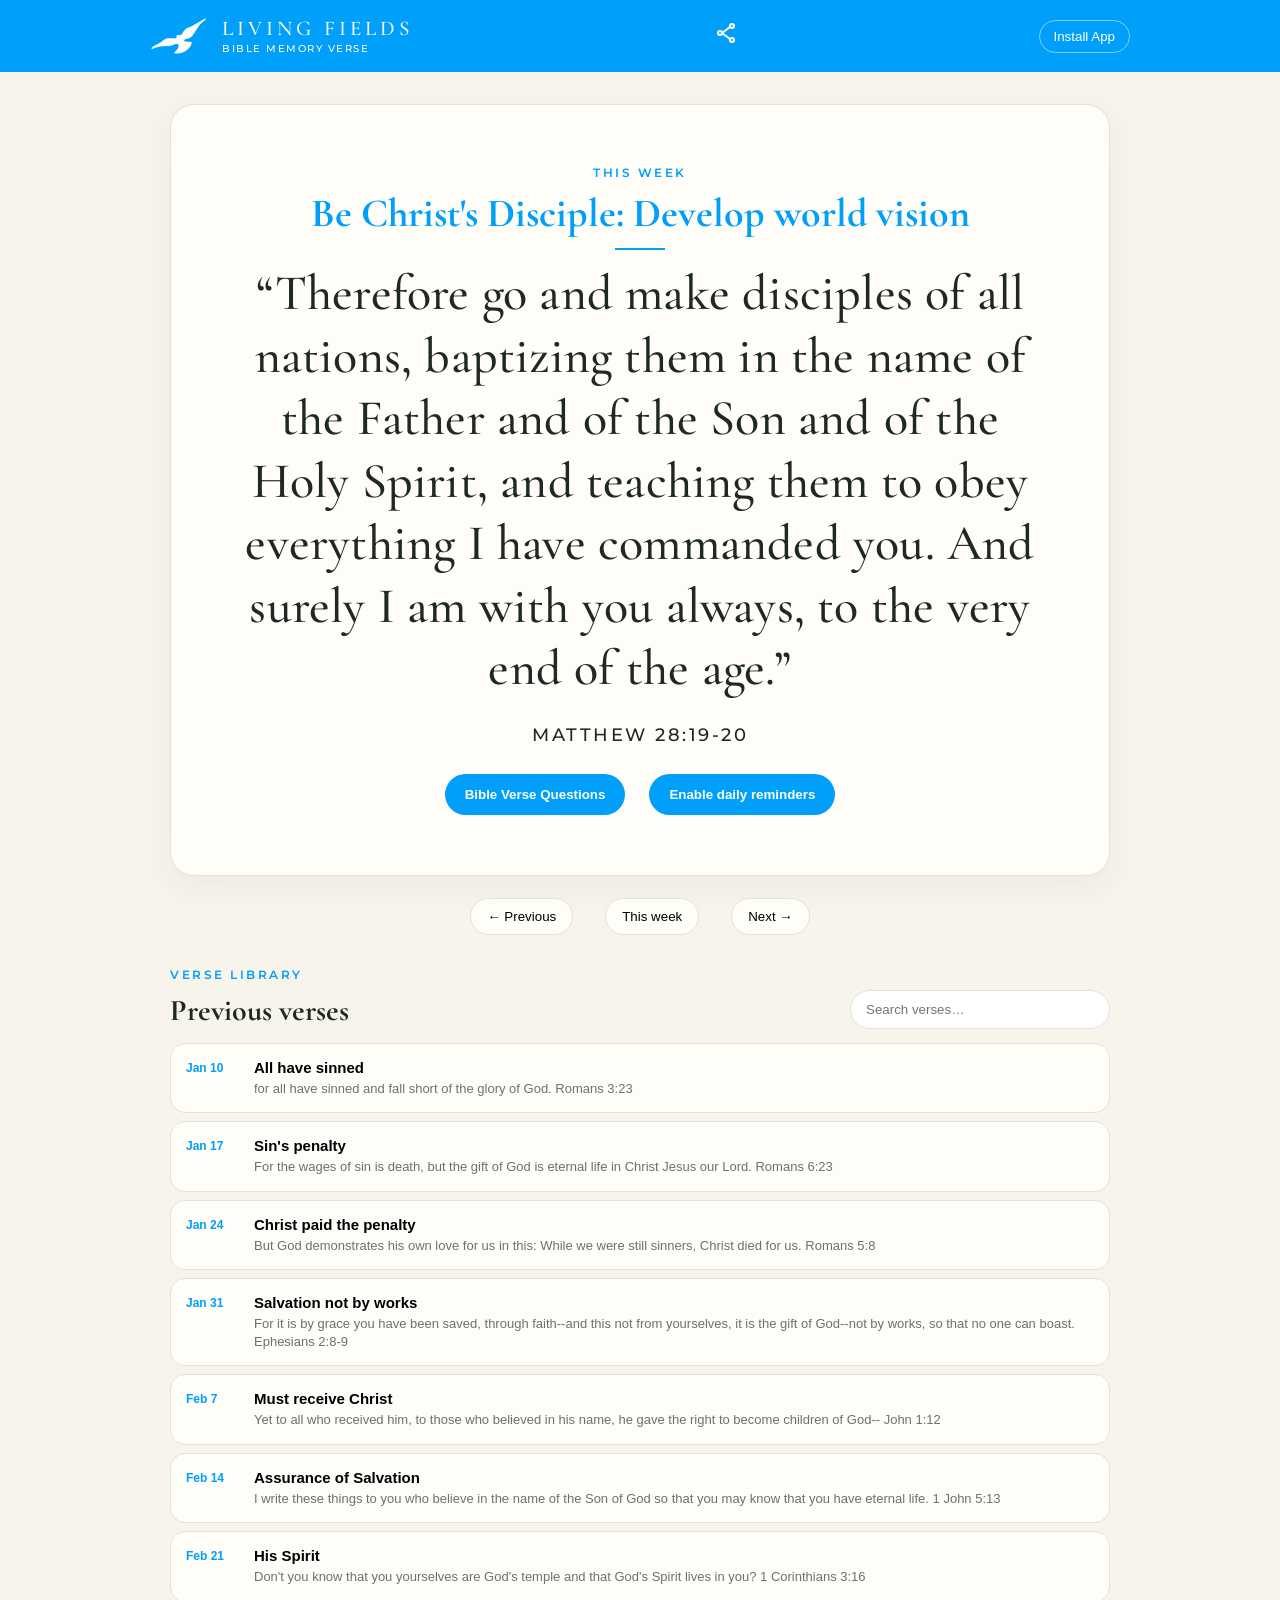
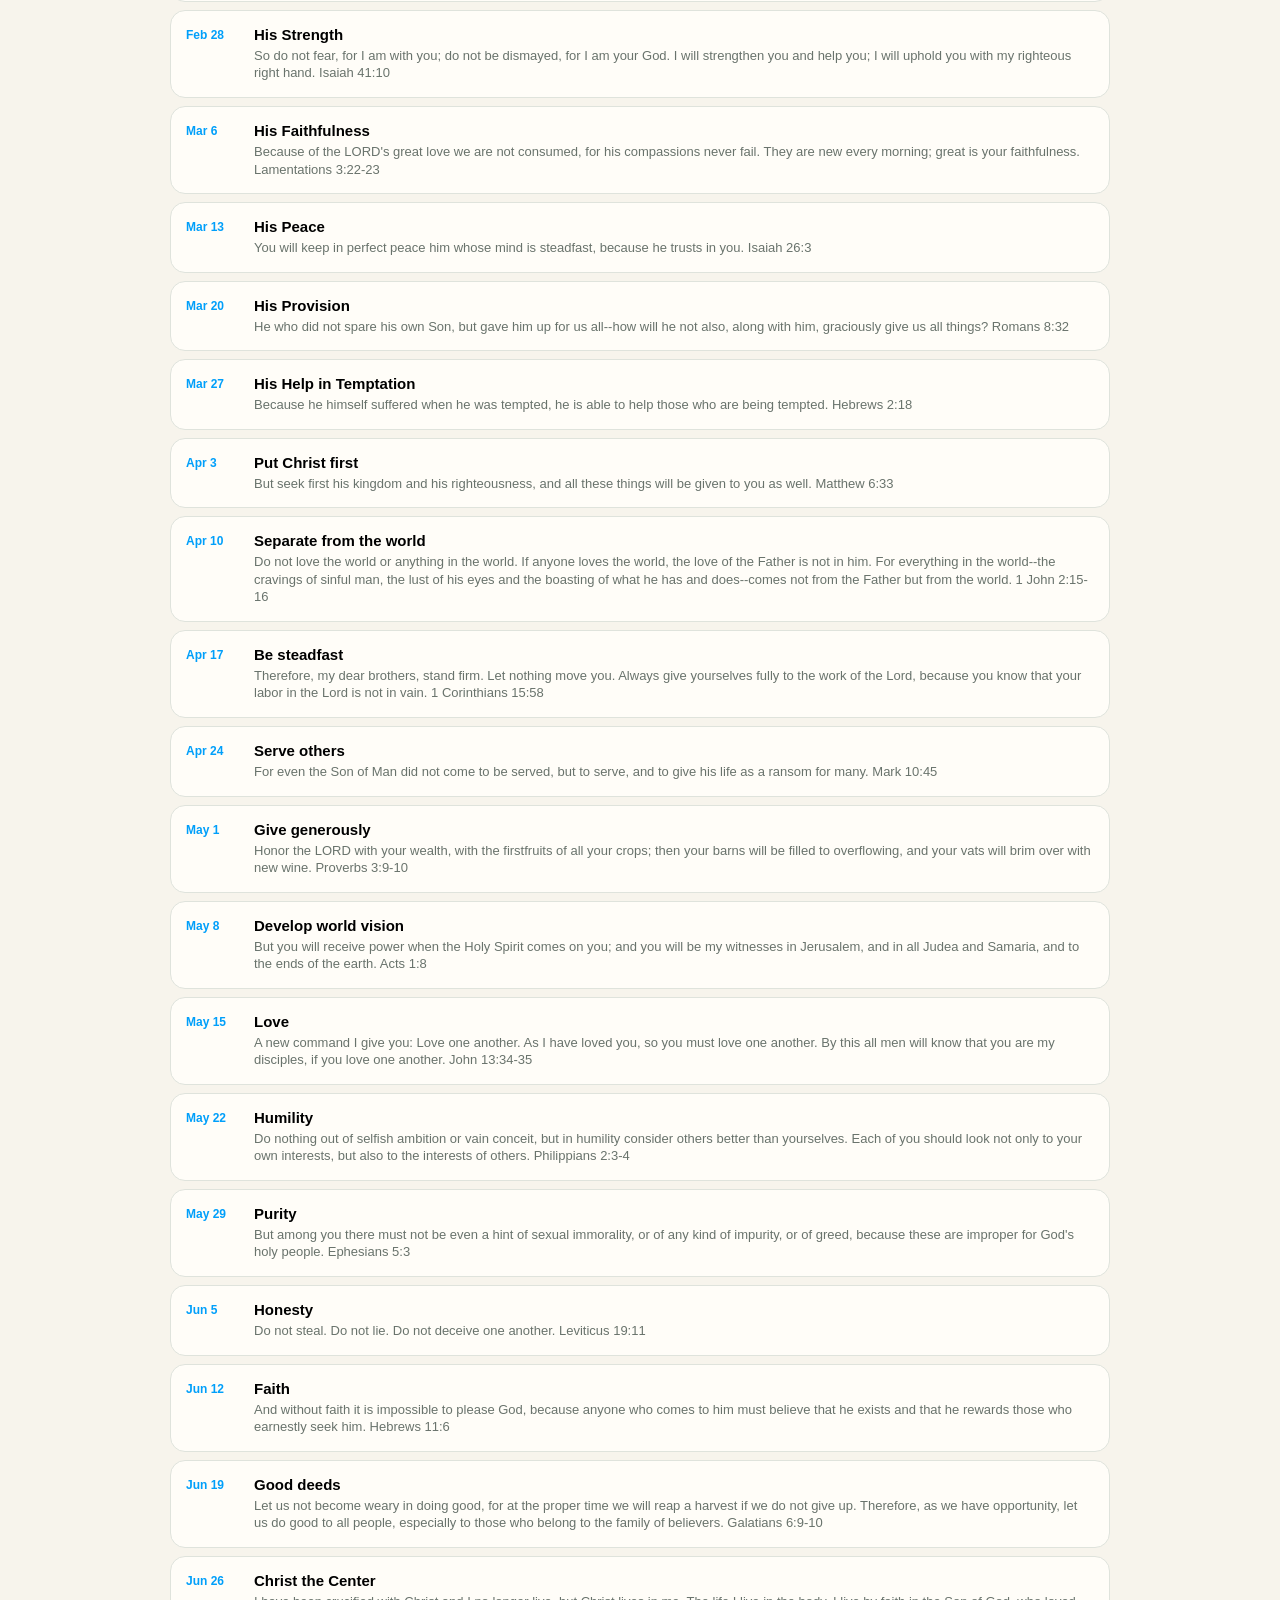
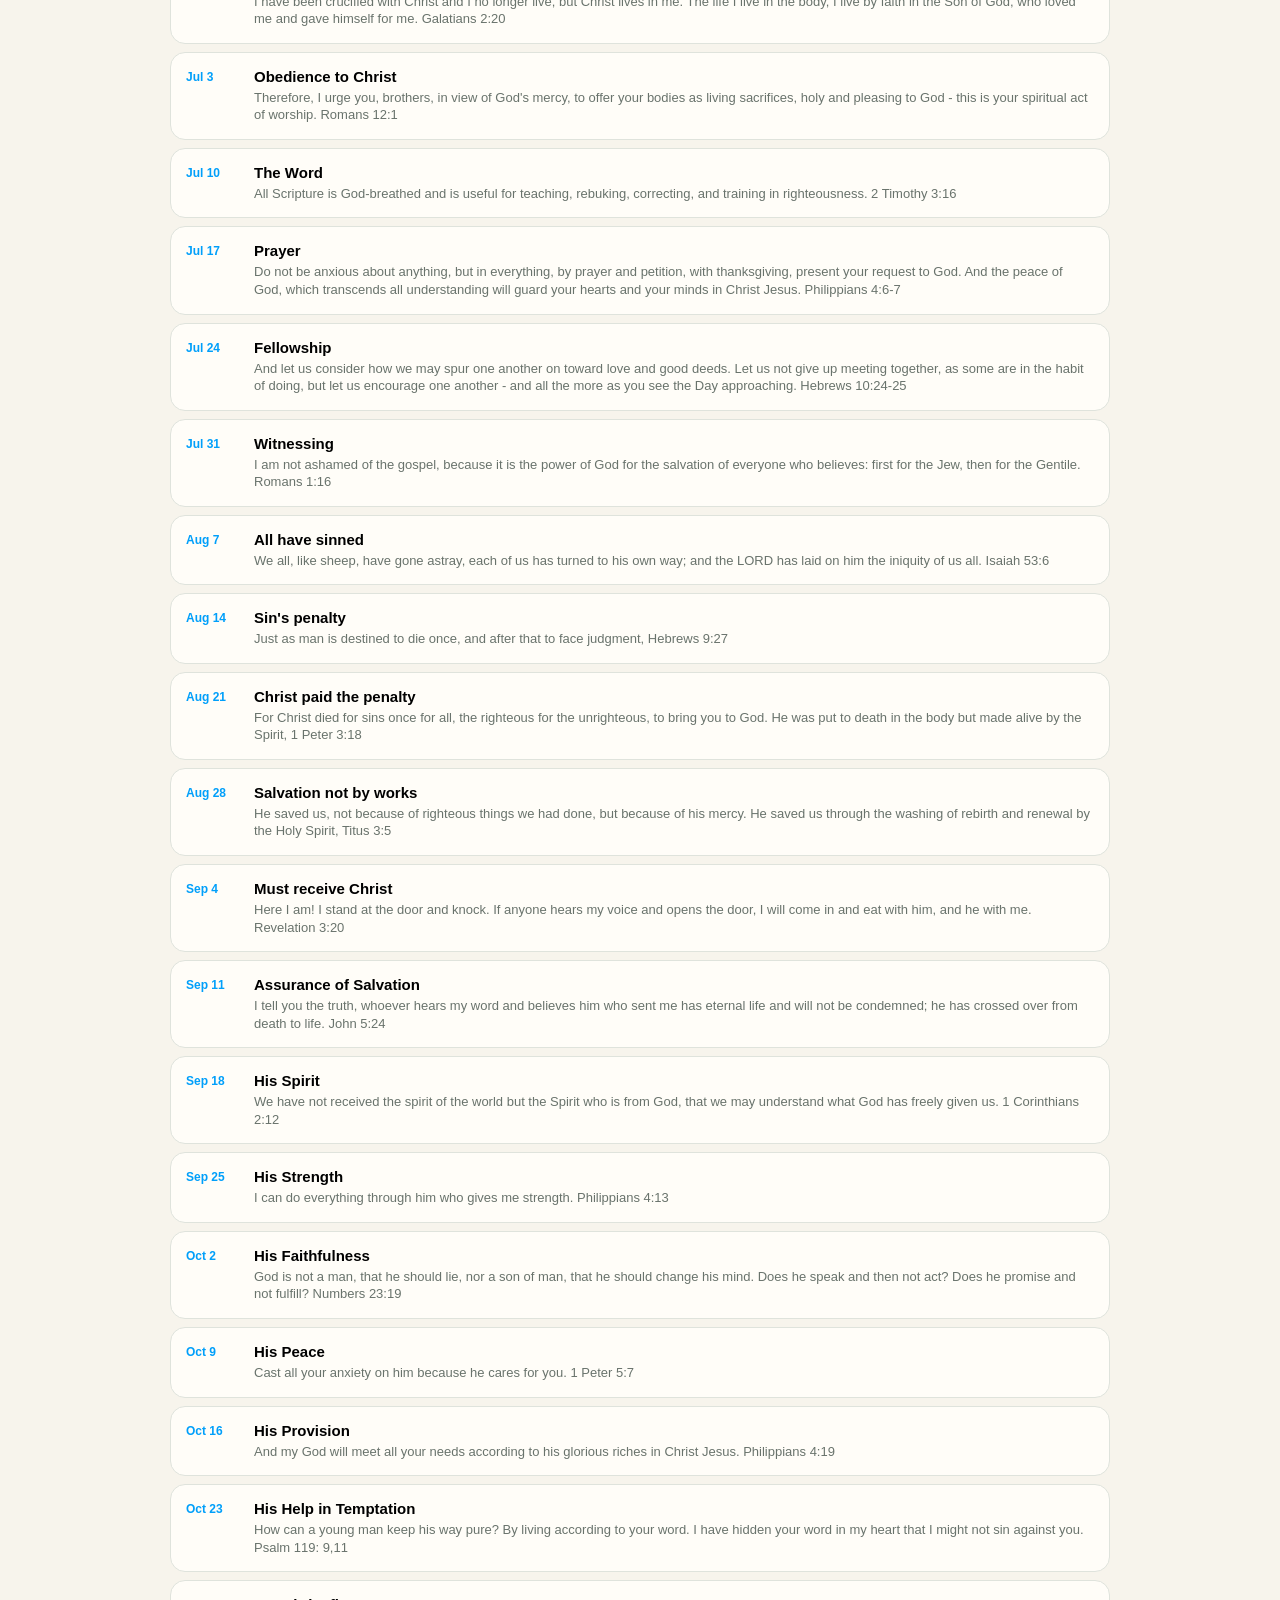
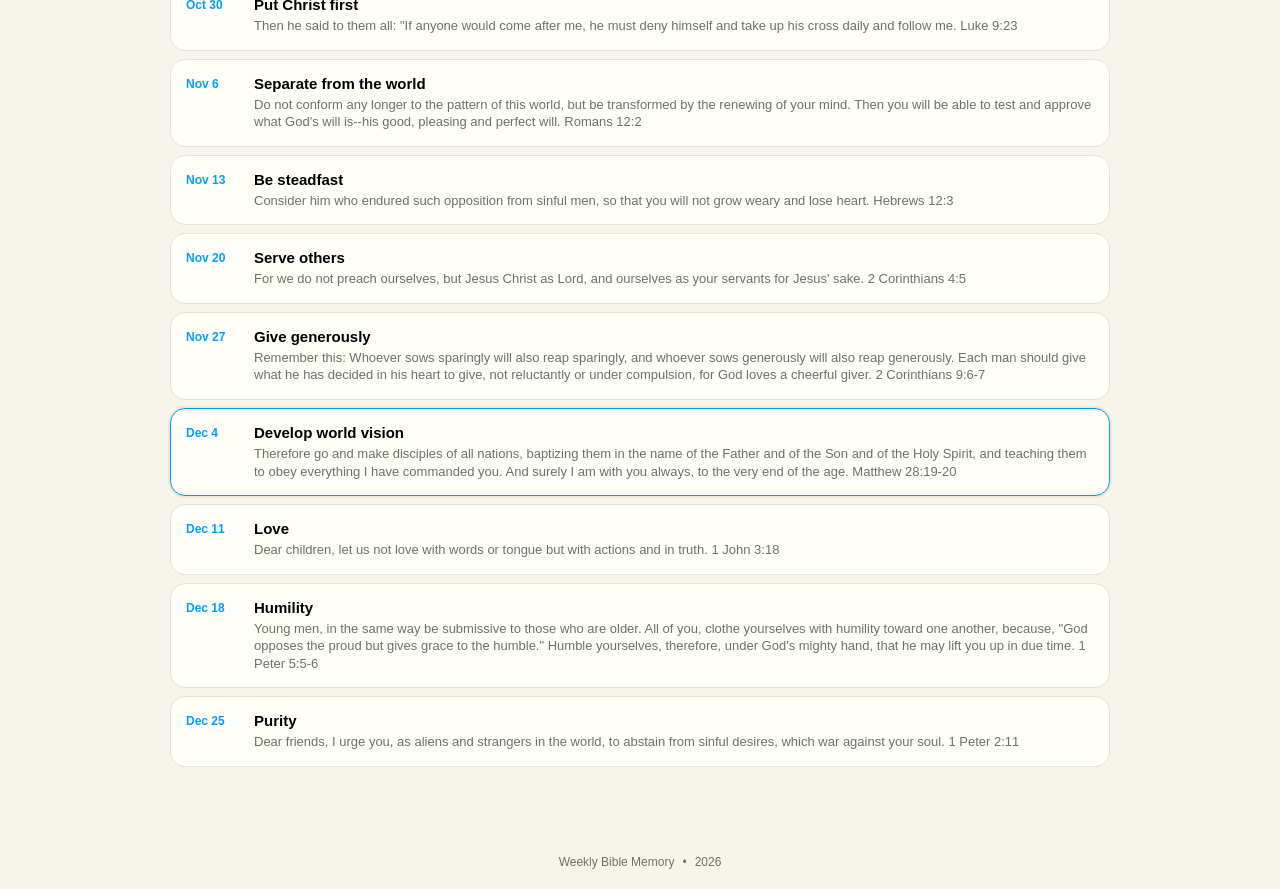
<file: index.html>
<!doctype html>
<html lang="en">
<head>
  <meta charset="utf-8">
  <meta name="viewport" content="width=device-width, initial-scale=1, viewport-fit=cover">
  <meta name="theme-color" content="#244a36">
  <meta name="description" content="Living Fields Church weekly Bible memory verses.">
  <link rel="manifest" href="manifest.webmanifest">
  <link rel="stylesheet" href="styles.css?v=2">
  <title>Living Fields Church — Bible Memory</title>
<link href="https://fonts.googleapis.com/css2?family=Cormorant+Garamond:wght@400;500;600&family=Montserrat:wght@400;500;600&display=swap" rel="stylesheet">
</head>
<body>
<header class="topbar">
  <div class="brand">
    <img src="living-fields-logo.png" alt="Living Fields Church" class="logo">
    <div class="church-name">
      <span class="brand-title">LIVING FIELDS</span>
      <small>Bible Memory Verse</small>
    </div>
  </div>

<button id="shareAppBtn" class="share-icon" aria-label="Share app">
  <svg viewBox="0 0 24 24" aria-hidden="true">
    <circle cx="18" cy="5" r="2"></circle>
    <circle cx="6" cy="12" r="2"></circle>
    <circle cx="18" cy="19" r="2"></circle>
    <line x1="8" y1="12" x2="16" y2="6"></line>
    <line x1="8" y1="12" x2="16" y2="18"></line>
  </svg>
</button>

  <button id="installBtn" class="install">Install App</button>
</header>

<main>
    <section class="hero">
      <p class="eyebrow" id="weekLabel">LIVING FIELDS CHURCH · THIS WEEK</p>
      <h1 id="title">Bible Memory Verse</h1>
      <p class="topic" id="topic"></p>
      <blockquote id="verse"></blockquote>
      <p class="reference" id="reference"></p>
     <div class="verse-actions">
  <button id="questionsBtn" class="primary">Bible Verse Questions</button>
  <button id="reminderBtn" class="primary">Enable daily reminders</button>
</div>
      
    </section>

    <section class="quick">
      <button id="prevBtn">← Previous</button>
      <button id="todayBtn">This week</button>
      <button id="nextBtn">Next →</button>
    </section>

    <section class="history">
      <div class="section-head">
        <div>
          <p class="eyebrow">VERSE LIBRARY</p>
          <h2>Previous verses</h2>
        </div>
        <input id="search" type="search" placeholder="Search verses…" aria-label="Search verses">
      </div>
      <div id="list"></div>
    </section>
  </main>

  <footer>
    <span>Weekly Bible Memory</span>
    <span>•</span>
    <span id="year"></span>
  </footer>

<script src="verses.js"></script>
<script>
const $ = id => document.getElementById(id);
let currentIndex = 0;
let deferredPrompt = null;

function dayOfYear(month, day, year) {
  return Math.floor((new Date(year, month - 1, day) - new Date(year, 0, 0)) / 86400000);
}

function currentIndexForToday() {
  const now = new Date();
  const target = dayOfYear(now.getMonth()+1, now.getDate(), now.getFullYear());
  let best = 0, bestDiff = Infinity;
  VERSES.forEach((v, i) => {
    const d = dayOfYear(v.month, v.day, now.getFullYear());
    let diff = target - d;
    if (diff < 0) diff += 365 + (new Date(now.getFullYear(), 1, 29).getMonth() === 1 ? 1 : 0);
    if (diff < bestDiff) { bestDiff = diff; best = i; }
  });
  return best;
}

function display(i) {
  currentIndex = (i + VERSES.length) % VERSES.length;
  const v = VERSES[currentIndex];
  const now = new Date();
  const date = new Date(now.getFullYear(), v.month - 1, v.day);
  $("weekLabel").textContent = currentIndex === currentIndexForToday() ? "THIS WEEK" : "MEMORY VERSE";
  $("title").textContent = v.title.replace(/^I\.\s+|^II\.\s+|^III\.\s+|^IV\.\s+|^V\.\s+/, "");
  const pieces = v.title.split(":");
  $("topic").textContent = v.title.replace(/^[IVX]+\.\s*/, "").trim();  
  $("verse").textContent = v.verse.replace(/\s+(?:[1-3]\s)?[A-Za-z]+(?:\s+[A-Za-z]+)*\s+\d+(?::\s?\d+(?:-\d+)?)?$/, "");
  $("reference").textContent = referenceFromVerse(v.verse);
  $("questionsBtn").onclick = () => showQuestions(v);
  renderList();
  window.scrollTo({top:0, behavior:"smooth"});
}

function referenceFromVerse(verse) {
  const refs = {
    "Matthew 4:19":"Matthew 4:19","Romans 3:23":"Romans 3:23","Romans 6:23":"Romans 6:23",
    "Romans 5:8":"Romans 5:8","Ephesians 2:8-9":"Ephesians 2:8-9","John 1:12":"John 1:12",
    "1 John 5:13":"1 John 5:13","1 Corinthians 3:16":"1 Corinthians 3:16","Isaiah 41:10":"Isaiah 41:10",
    "Lamentations 3:22-23":"Lamentations 3:22-23","Isaiah 26:3":"Isaiah 26:3","Romans 8:32":"Romans 8:32",
    "Hebrews 2:18":"Hebrews 2:18","Matthew 6:33":"Matthew 6:33","1 John 2:15-16":"1 John 2:15-16",
    "1 Corinthians 15:58":"1 Corinthians 15:58","Mark 10:45":"Mark 10:45","Proverbs 3:9-10":"Proverbs 3:9-10",
    "Acts 1:8":"Acts 1:8","John 13:34-35":"John 13:34-35","Philippians 2:3-4":"Philippians 2:3-4",
    "Ephesians 5:3":"Ephesians 5:3","Leviticus 19:11":"Leviticus 19:11","Hebrews 11:6":"Hebrews 11:6",
    "Galatians 6:9-10":"Galatians 6:9-10","Galatians 2:20":"Galatians 2:20","Romans 12:1":"Romans 12:1",
    "2 Timothy 3:16":"2 Timothy 3:16","Philippians 4:6-7":"Philippians 4:6-7","Hebrews 10:24-25":"Hebrews 10:24-25",
    "Romans 1:16":"Romans 1:16","Isaiah 53:6":"Isaiah 53:6","Hebrews 9:27":"Hebrews 9:27",
    "1 Peter 3:18":"1 Peter 3:18","Titus 3:5":"Titus 3:5","Revelation 3:20":"Revelation 3:20",
    "John 5:24":"John 5:24","1 Corinthians 2:12":"1 Corinthians 2:12","Philippians 4:13":"Philippians 4:13",
    "Numbers 23:19":"Numbers 23:19","1 Peter 5:7":"1 Peter 5:7","Philippians 4:19":"Philippians 4:19",
    "Psalm 119: 9,11":"Psalm 119:9, 11","Luke 9:23":"Luke 9:23","Romans 12:2":"Romans 12:2",
    "Hebrews 12:3":"Hebrews 12:3","2 Corinthians 4:5":"2 Corinthians 4:5","2 Corinthians 9:6-7":"2 Corinthians 9:6-7",
    "Matthew 28:19-20":"Matthew 28:19-20","1 John 3:18":"1 John 3:18","1 Peter 5:5-6":"1 Peter 5:5-6",
    "1 Peter 2:11":"1 Peter 2:11"
  };
  const found = Object.keys(refs).find(r => verse.includes(r));
  return found ? refs[found] : "";
}

function renderList() {
  const q = $("search").value.toLowerCase().trim();
  $("list").innerHTML = VERSES.map((v,i) => ({v,i}))
    .filter(x => !q || JSON.stringify(x.v).toLowerCase().includes(q))
    .map(({v,i}) => {
      const active = i === currentIndex ? " active" : "";
      const date = new Date(2026, v.month-1, v.day).toLocaleDateString(undefined,{month:"short",day:"numeric"});
      return `<button class="verse-row${active}" onclick="display(${i})">
        <span class="date">${date}</span>
        <span class="row-main"><strong>${escapeHtml(v.title.split(":").pop().trim())}</strong><small>${escapeHtml(v.verse)}</small></span>
      </button>`;
    }).join("");
}

function escapeHtml(s) {
  return s.replace(/[&<>"']/g, c => ({'&':'&amp;','<':'&lt;','>':'&gt;','"':'&quot;',"'":'&#039;'}[c]));
}

async function shareVerse(v) {
  const text = `${v.verse}\n${referenceFromVerse(v.verse)}`;
  if (navigator.share) {
    await navigator.share({title:"Bible Memory Verse", text});
  } else {
    await navigator.clipboard.writeText(text);
  }
}

async function shareApp() {
  const url = "https://livingfieldschurch.github.io/bibleverse/";

  if (navigator.share) {
    await navigator.share({
      title: "Living Fields Bible Memory",
      text: "Check out Living Fields Bible Memory",
      url
    });
  } else {
    await navigator.clipboard.writeText(url);
    alert("App link copied!");
  }
}

function showQuestions(v) {
  const questions = v.questions || [];

  alert(
    "Bible Verse Questions\n\n" +
    questions.map((q, i) => `${i + 1}. ${q}`).join("\n\n")
  );
}

$("prevBtn").onclick = () => display(currentIndex - 1);
$("nextBtn").onclick = () => display(currentIndex + 1);

$("shareAppBtn").onclick = () => shareApp();

$("reminderBtn").onclick = async () => {
  try {
    if (!("serviceWorker" in navigator) || !("PushManager" in window)) {
      alert("Push notifications are not supported in this browser.");
      return;
    }

    const permission = await Notification.requestPermission();

    if (permission !== "granted") {
      alert("Notifications were not enabled.");
      return;
    }

    const registration = await navigator.serviceWorker.ready;

    const keyResponse = await fetch(
  "https://living-fields-reminders-app.livingfields.workers.dev/vapid-public-key"
);

    const { publicKey } = await keyResponse.json();

    const applicationServerKey = urlBase64ToUint8Array(publicKey);

    let subscription =
      await registration.pushManager.getSubscription();

    if (!subscription) {
      subscription = await registration.pushManager.subscribe({
        userVisibleOnly: true,
        applicationServerKey
      });
    }

    const saveResponse = await fetch(
      "https://living-fields-reminders-app.livingfields.workers.dev/subscribe",
      {
        method: "POST",
        headers: {
          "Content-Type": "application/json"
        },
        body: JSON.stringify(subscription)
      }
    );

    const result = await saveResponse.json();

    if (!result.ok) {
      throw new Error(result.error || "Could not save subscription.");
    }

    $("reminderBtn").textContent = "Daily reminders enabled ✓";
    $("reminderBtn").disabled = true;

  } catch (error) {
    console.error(error);
alert("Reminder error: " + error.message);
  }
};
async function updateReminderButton() {
  if (!("serviceWorker" in navigator) || !("PushManager" in window)) {
    return;
  }

  try {
    const registration = await navigator.serviceWorker.ready;
    const subscription = await registration.pushManager.getSubscription();

    if (subscription) {
      $("reminderBtn").textContent = "Daily reminders enabled ✓";
      $("reminderBtn").disabled = true;
    }
  } catch (error) {
    console.error("Could not check reminder subscription:", error);
  }
}

updateReminderButton();  
let deferredInstallPrompt = null;

const installBtn = $("installBtn");

// Hide the button when the site is already running as an installed app
const isInstalled =
  window.matchMedia("(display-mode: standalone)").matches ||
  window.navigator.standalone === true;

if (isInstalled) {
  installBtn.style.display = "none";
}

// Save the browser's install prompt when available
window.addEventListener("beforeinstallprompt", (event) => {
  event.preventDefault();
  deferredInstallPrompt = event;
});

installBtn.addEventListener("click", async () => {
  // If the browser supports its own install prompt
  if (deferredInstallPrompt) {
    deferredInstallPrompt.prompt();

    const choice = await deferredInstallPrompt.userChoice;

    if (choice.outcome === "accepted") {
      installBtn.style.display = "none";
    }

    deferredInstallPrompt = null;
    return;
  }

  // Instructions for iPhone/iPad and browsers without an install prompt
  alert(
    "To install Living Fields Bible Memory:\n\n" +
    "iPhone/iPad:\n" +
    "1. Open this page in Safari.\n" +
    "2. Tap the Share button.\n" +
    "3. Choose 'Add to Home Screen'.\n" +
    "4. Tap 'Add'.\n\n" +
    "Other devices:\n" +
    "Open your browser menu and choose 'Install app' or 'Add to Home Screen'."
  );
});

// Hide the button if the browser reports that installation completed
window.addEventListener("appinstalled", () => {
  installBtn.style.display = "none";
});

function urlBase64ToUint8Array(base64String) {
  const padding = "=".repeat(
    (4 - (base64String.length % 4)) % 4
  );

  const base64 = (base64String + padding)
    .replace(/-/g, "+")
    .replace(/_/g, "/");

  const rawData = atob(base64);

  return Uint8Array.from(
    [...rawData].map(character => character.charCodeAt(0))
  );
}
  
$("todayBtn").onclick = () => display(currentIndexForToday());
$("search").oninput = renderList;
$("year").textContent = new Date().getFullYear();

window.addEventListener("beforeinstallprompt", e => {
  e.preventDefault(); deferredPrompt = e; $("installBtn").classList.remove("hidden");
});
$("installBtn").onclick = async () => {
  if (!deferredPrompt) return;
  deferredPrompt.prompt();
  deferredPrompt = null;
  $("installBtn").classList.add("hidden");
};

display(currentIndexForToday());

if ("serviceWorker" in navigator) {
  navigator.serviceWorker.register("sw.js");
}
</script>
</body>
</html>
</file>
<file: styles.css>
:root{
  --green:#009FFA; --cream:#f7f4ec; --paper:#fffdf8; --ink:#1f2923;
  --muted:#69736c; --line:#dfe3dc; --gold:#009FFA;
}
*{box-sizing:border-box}
body{
  margin:0;
  background:var(--cream);
  color:var(--ink);
  font-family:ui-sans-serif,-apple-system,BlinkMacSystemFont,"Segoe UI",sans-serif
}

.topbar{
  height:72px;
  background:var(--green);
  color:white;
  display:flex;
  align-items:center;
  justify-content:space-between;
  padding:0 max(20px,calc((100vw - 980px)/2))
}

.brand{
  display:flex;
  align-items:center;
  height:64px;
  gap:14px
}

.logo{
  height:58px;
  width:auto;
  display:block
}

.church-name{
  display:flex;
  flex-direction:column;
  color:#fff;
  line-height:1.05;
  white-space:normal;
}

.brand-title{
  font-family:'Cormorant Garamond',serif;
  font-size:21px;
  font-weight:500;
  letter-spacing:4px;
}

.church-name small{
  font-family:'Montserrat',sans-serif;
  font-size:10px;
  font-weight:500;
  letter-spacing:1.5px;
  margin-top:4px;
  text-transform:uppercase;
}

.share-icon{
  background:none;
  border:0;
  color:white;
  font-size:24px;
  cursor:pointer;
  padding:8px;
}
.share-icon svg{
  width:24px;
  height:24px;
  fill:none;
  stroke:white;
  stroke-width:2;
  stroke-linecap:round;
  stroke-linejoin:round;
}

.install{border:1px solid rgba(255,255,255,.5);background:transparent;color:white;border-radius:999px;padding:8px 14px}
.hidden{display:none}
main{max-width:980px;margin:auto;padding:32px 20px 60px}
.hero{background:var(--paper);border:1px solid var(--line);border-radius:24px;padding:clamp(28px,6vw,60px);text-align:center;box-shadow:0 10px 35px rgba(30,45,35,.06)}
.eyebrow{
  font-family:'Montserrat',sans-serif;
  font-size:12px;
  font-weight:600;
  letter-spacing:2.5px;
  text-transform:uppercase;
  color:var(--green);
  margin:0 0 10px;
}
h1{font-family:Georgia,serif;font-size:clamp(30px,5vw,54px);margin:0 0 8px;color:var(--green)}
.topic{
  font-family:'Cormorant Garamond',serif;
  font-size:40px;
  font-weight:700;
  letter-spacing:0px;
  line-height:1.15;
  color:var(--green);
  margin:0;
}

.topic::after{
  content:"";
  display:block;
  width:50px;
  height:2px;
  background:var(--green);
  margin:12px auto 12px;
}
.reference{
  font-family:'Montserrat',sans-serif;
  font-size:18px !important;
  font-weight:700;
  letter-spacing:3px;
  color:#1f2923;
  margin:0 0 28px;
}
#title{display:none}
blockquote{
  font-family:'Cormorant Garamond',serif;
  font-size:clamp(32px,4.5vw,50px);
  font-weight:500;
  line-height:1.25;
  letter-spacing:.2px;
  margin:0 auto 24px;
  max-width:820px;
}
blockquote::before{
  content:"“";
}

blockquote::after{
  content:"”";
}
.reference{
  font-family:'Montserrat',sans-serif;
  font-size:12px;
  font-weight:500;
  letter-spacing:2.5px;
  text-transform:uppercase;
  color:#1f2923;
  margin-bottom:28px;
}
.primary{background:var(--green);color:white;border:0;border-radius:999px;padding:13px 20px;font-weight:800;cursor:pointer}

.verse-actions{
  display:flex;
  justify-content:center;
  gap:24px;
  margin-top:8px;
}

.quick{display:flex;gap:32px;justify-content:center;padding:22px 0}
.quick{display:flex;gap:32px;justify-content:center;padding:22px 0}
.quick button{background:var(--paper);border:1px solid var(--line);border-radius:999px;padding:10px 16px;cursor:pointer}
.history{margin-top:10px}
.section-head{display:flex;gap:20px;align-items:end;justify-content:space-between;margin-bottom:14px}
h2{font-family:'Cormorant Garamond',serif;font-size:30px;margin:0}
input{width:min(260px,45vw);border:1px solid var(--line);border-radius:999px;padding:11px 15px;background:white}
.verse-row{width:100%;display:flex;gap:16px;text-align:left;background:var(--paper);border:1px solid var(--line);border-radius:15px;padding:15px;margin:8px 0;cursor:pointer}
.verse-row.active{border-color:var(--gold);box-shadow:0 0 0 2px rgba(185,139,69,.12)}
.date{font-size:12px;font-weight:800;color:var(--gold);min-width:52px;padding-top:2px}
.row-main{display:grid;gap:4px}
.row-main strong{font-size:15px}
.row-main small{color:var(--muted);font-size:13px;line-height:1.35}
footer{max-width:980px;margin:auto;padding:20px;color:var(--muted);display:flex;gap:8px;justify-content:center;font-size:12px}
@media(max-width:600px){
  main{padding:16px 14px 40px}.section-head{align-items:stretch;flex-direction:column}
  input{width:100%}.quick{gap:20px}.quick button{flex:1;padding:10px 8px}.hero{border-radius:18px}

  .verse-actions{
    flex-direction:column;
    align-items:center;
    gap:16px;
  }
}
}
</file>
